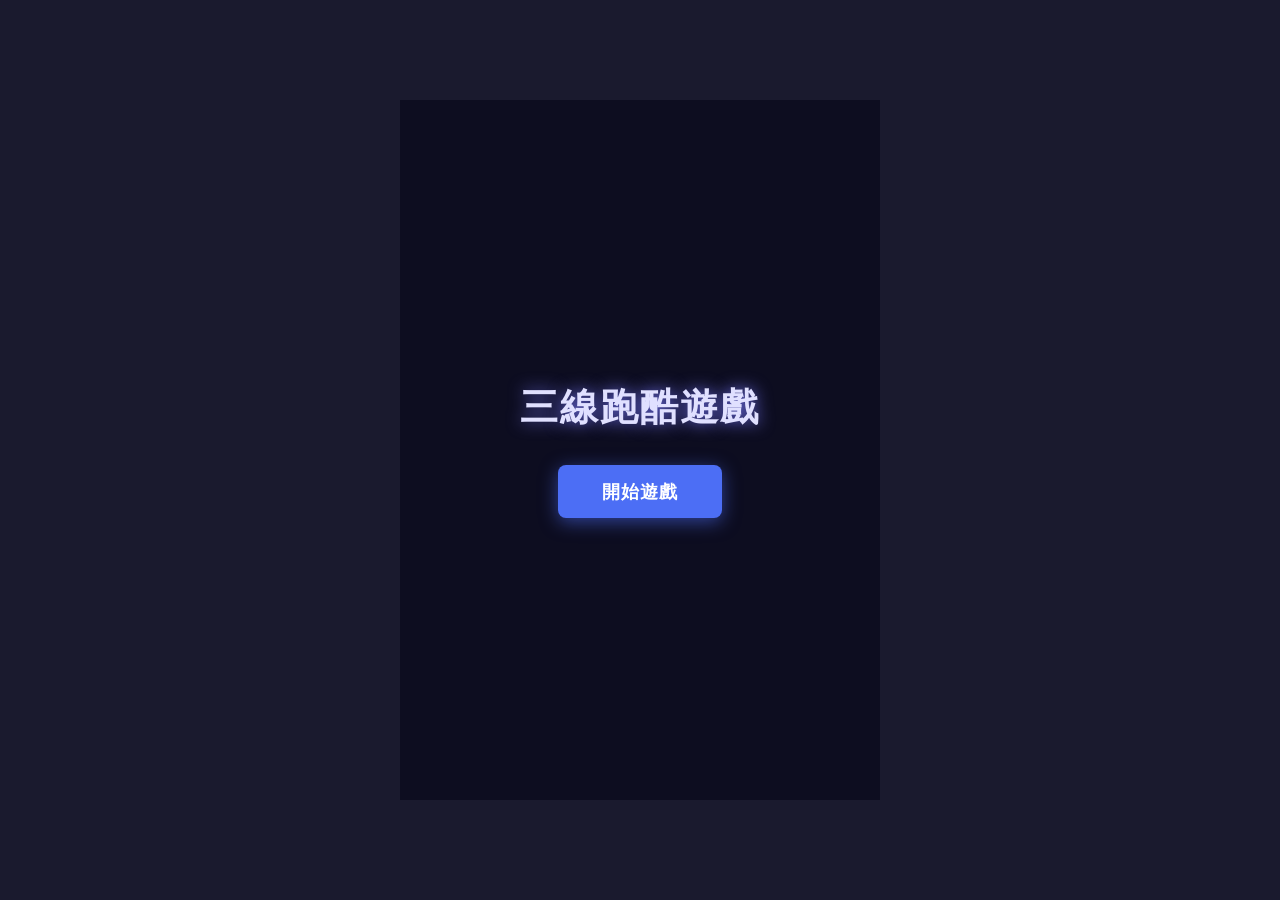
<file: docs/index.html>
﻿<!DOCTYPE html>
<html lang="zh-Hant">
<head>
  <meta charset="UTF-8" />
  <meta name="viewport" content="width=device-width, initial-scale=1.0" />
  <title>三線跑酷遊戲</title>
  <link rel="stylesheet" href="style.css" />
</head>
<body>

  <div class="game-container">

    <canvas id="gameCanvas" width="480" height="700"></canvas>

    <!-- 開始畫面 -->
    <div id="screen-start">
      <h1>三線跑酷遊戲</h1>
      <button id="btn-start">開始遊戲</button>
    </div>

    <!-- 遊戲進行中 HUD -->
    <div id="hud">
      <span id="score-label">分數：</span><span id="score-value">0</span>
    </div>

    <!-- 遊戲結束畫面 -->
    <div id="screen-gameover">
      <h2>遊戲結束</h2>
      <p id="final-score">最終分數：0</p>
      <button id="btn-restart">重新開始</button>
    </div>

  </div>

  <script src="game.js"></script>
</body>
</html>
</file>
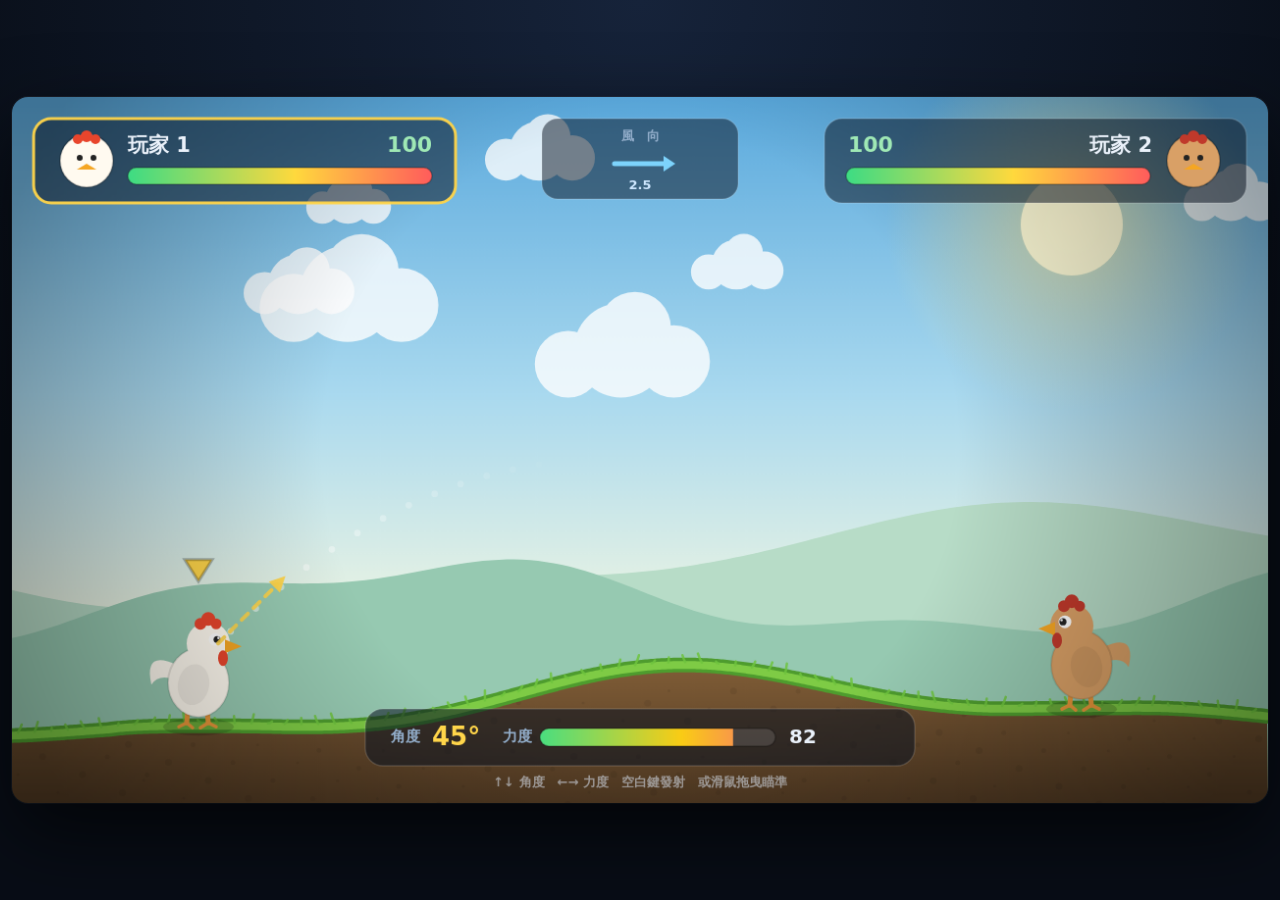
<file: egg-battle.html>
<!DOCTYPE html>
<html lang="zh-Hant">
<head>
<meta charset="utf-8" />
<meta name="viewport" content="width=device-width, initial-scale=1" />
<title>丟蛋大戰｜Egg Battle</title>
<style>
  * { box-sizing: border-box; }
  html, body {
    margin: 0; height: 100%; overflow: hidden;
    background: radial-gradient(circle at 50% 0%, #16233a 0%, #080d16 70%);
    font-family: "Microsoft JhengHei", "Noto Sans TC", system-ui, sans-serif;
    -webkit-user-select: none; user-select: none;
  }
  #wrap { position: fixed; inset: 0; display: grid; place-items: center; }
  canvas {
    display: block;
    width: min(100vw - 24px, calc((100vh - 24px) * 16 / 9), 1280px);
    height: auto;
    border-radius: 16px;
    box-shadow: 0 30px 80px rgba(0,0,0,.65), 0 0 0 1px rgba(255,255,255,.06);
    cursor: crosshair;
    touch-action: none;
  }
</style>
</head>
<body>
<div id="wrap"><canvas id="game"></canvas></div>
<script>
(() => {
  'use strict';

  /* ================= 基本設定 ================= */
  const W = 1280, H = 720;
  const GRAV = 0.42;        // 重力
  const K = 0.22;           // 力度 → 初速
  const WINDMAX = 0.06;     // 最大風力（每 frame 的加速度）

  const canvas = document.getElementById('game');
  const ctx = canvas.getContext('2d');
  const DPR = Math.min(2, window.devicePixelRatio || 1);
  canvas.width = W * DPR;
  canvas.height = H * DPR;
  ctx.setTransform(DPR, 0, 0, DPR, 0, 0);

  // 蛋液圖層（永久留下）
  const splatCv = document.createElement('canvas');
  splatCv.width = W * DPR;
  splatCv.height = H * DPR;
  const sctx = splatCv.getContext('2d');
  sctx.setTransform(DPR, 0, 0, DPR, 0, 0);

  /* ================= 狀態 ================= */
  let terrain = new Float32Array(W);
  let players = [];
  let turn = 0;
  let state = 'aim';        // aim | fly | boom | over
  let wind = 0;
  let egg = null;
  let particles = [];
  let floats = [];
  let shake = 0;
  let boomTimer = 0;
  let winner = null;
  let time = 0;
  let clouds = [];

  const clamp = (v, a, b) => v < a ? a : v > b ? b : v;
  const terrainAt = x => terrain[clamp(Math.round(x), 0, W - 1)];

  /* ================= 地形 ================= */
  function genTerrain() {
    const a = Math.random() * 6.283, b = Math.random() * 6.283, c = Math.random() * 6.283;
    const base = 600;
    for (let x = 0; x < W; x++) {
      terrain[x] = base
        + Math.sin(x / 210 + a) * 44
        + Math.sin(x / 83 + b) * 12
        + Math.sin(x / 410 + c) * 36;
    }
    flatten(190, 90);
    flatten(W - 190, 90);
  }

  function flatten(cx, w) {
    const y = terrain[clamp(cx, 0, W - 1)];
    for (let x = Math.max(0, cx - w); x < Math.min(W, cx + w); x++) {
      const t = 1 - Math.abs(x - cx) / w;
      const k = Math.pow(t, 0.7) * 0.9;
      terrain[x] = terrain[x] * (1 - k) + y * k;
    }
  }

  function terrainPath(c) {
    c.beginPath();
    c.moveTo(0, H);
    c.lineTo(0, terrain[0]);
    for (let x = 2; x < W; x += 2) c.lineTo(x, terrain[x]);
    c.lineTo(W - 1, terrain[W - 1]);
    c.lineTo(W, H);
    c.closePath();
  }

  /* ================= 玩家 ================= */
  function makePlayer(x, dir, body, comb, name) {
    return {
      x, dir, body, comb, name,
      y: terrainAt(x), vy: 0,
      hp: 100, angle: 45, power: 82
    };
  }

  function newWind() {
    let w = (Math.random() * 2 - 1) * WINDMAX;
    if (Math.abs(w) < 0.016) w = (w < 0 ? -1 : 1) * (0.016 + Math.random() * 0.022);
    return w;
  }

  function newRound() {
    genTerrain();
    sctx.clearRect(0, 0, W, H);
    players = [
      makePlayer(190, 1, '#fffaf0', '#e8452c', '玩家 1'),
      makePlayer(W - 190, -1, '#d9a066', '#c0392b', '玩家 2')
    ];
    turn = 0;
    state = 'aim';
    wind = newWind();
    egg = null;
    particles = [];
    floats = [];
    shake = 0;
    boomTimer = 0;
    winner = null;

    clouds = [];
    for (let i = 0; i < 7; i++) {
      clouds.push({
        x: Math.random() * W,
        y: 50 + Math.random() * 220,
        s: 0.6 + Math.random() * 0.9,
        sp: 0.05 + Math.random() * 0.12
      });
    }
  }

  /* ================= 動作 ================= */
  function fire() {
    if (state !== 'aim') return;
    const p = players[turn];
    const rad = p.angle * Math.PI / 180;
    const v = K * p.power;
    egg = {
      x: p.x + p.dir * 20,
      y: p.y - 84,
      vx: p.dir * Math.cos(rad) * v,
      vy: -Math.sin(rad) * v,
      rot: 0,
      trail: []
    };
    state = 'fly';
    sfx('throw');
  }

  function updateEgg(dt) {
    egg.vx += wind * dt;
    egg.vy += GRAV * dt;
    egg.x += egg.vx * dt;
    egg.y += egg.vy * dt;
    egg.rot += egg.vx * 0.035 * dt;

    egg.trail.push({ x: egg.x, y: egg.y });
    if (egg.trail.length > 16) egg.trail.shift();

    // 打到對手
    for (const p of players) {
      if (Math.hypot(egg.x - p.x, egg.y - (p.y - 54)) < 36) {
        explode(egg.x, egg.y, p);
        return;
      }
    }
    // 打到地面
    const g = terrainAt(egg.x);
    if (egg.y >= g) { explode(egg.x, g, null); return; }
    // 飛出場外
    if (egg.x < -150 || egg.x > W + 150 || egg.y > H + 400) endShot();
  }

  function endShot() {
    egg = null;
    state = 'boom';
    boomTimer = 22;
  }

  function explode(x, y, target) {
    egg = null;
    state = 'boom';
    boomTimer = 0;
    shake = 16;

    // 炸出凹洞
    const R = 62;
    for (let i = Math.max(0, Math.floor(x - R)); i < Math.min(W, Math.ceil(x + R)); i++) {
      const dx = i - x;
      const dy = Math.sqrt(Math.max(0, R * R - dx * dx));
      terrain[i] = Math.max(terrain[i], y + dy * 0.98);
    }

    // 傷害
    players.forEach(p => {
      const d = Math.hypot(p.x - x, (p.y - 50) - y);
      let dmg = 0;
      if (p === target) dmg = 40;
      else if (d < 118) dmg = 36 * (1 - d / 118) + 5;
      if (dmg > 0.5) {
        dmg = Math.round(dmg);
        p.hp = Math.max(0, p.hp - dmg);
        addFloat(p.x, p.y - 132, '-' + dmg, p === target ? '#ff4d4d' : '#ffa94d');
      }
    });

    // 蛋液
    drawSplat(x, y);

    // 噴濺粒子
    for (let i = 0; i < 46; i++) {
      const a = Math.random() * Math.PI * 2;
      const sp = 2 + Math.random() * 9;
      particles.push({
        x, y,
        vx: Math.cos(a) * sp,
        vy: Math.sin(a) * sp - 3,
        r: 2 + Math.random() * 5,
        life: 26 + Math.random() * 30,
        max: 56,
        c: Math.random() < 0.62 ? '#fffdf0' : (Math.random() < 0.6 ? '#ffc61a' : '#ff9f1a')
      });
    }
    sfx('splat');
  }

  function addFloat(x, y, text, color) {
    floats.push({ x, y, text, color, life: 72, max: 72 });
  }

  function drawSplat(x, y) {
    sctx.save();
    sctx.translate(x, y);
    // 蛋白
    sctx.fillStyle = 'rgba(255,253,238,0.9)';
    sctx.beginPath();
    const n = 12;
    for (let i = 0; i < n; i++) {
      const a = i / n * Math.PI * 2;
      const r = 24 + Math.random() * 26;
      const px = Math.cos(a) * r;
      const py = Math.sin(a) * r * 0.5;
      if (i === 0) sctx.moveTo(px, py); else sctx.lineTo(px, py);
    }
    sctx.closePath();
    sctx.fill();
    // 蛋黃
    sctx.fillStyle = 'rgba(255,190,40,0.95)';
    sctx.beginPath();
    sctx.ellipse(0, 0, 17, 11, 0, 0, Math.PI * 2);
    sctx.fill();
    sctx.fillStyle = 'rgba(255,222,96,0.95)';
    sctx.beginPath();
    sctx.ellipse(-4, -3, 9, 5.5, 0, 0, Math.PI * 2);
    sctx.fill();
    sctx.restore();
  }

  /* ================= 更新 ================= */
  function settlePlayer(p, dt) {
    const g = terrainAt(p.x);
    if (p.y < g - 0.5) {
      p.vy = Math.min(p.vy + GRAV * dt, 26);
      p.y += p.vy * dt;
      if (p.y > g) { p.y = g; p.vy = 0; }
    } else if (p.y > g) {
      p.y = g;
      p.vy = 0;
    }
  }

  function update(dt) {
    time += dt;
    for (const c of clouds) {
      c.x += c.sp * dt;
      if (c.x > W + 220) c.x = -220;
    }
    for (const p of players) settlePlayer(p, dt);

    if (state === 'fly') updateEgg(dt);

    if (state === 'boom') {
      boomTimer += dt;
      const falling = players.some(p => p.y < terrainAt(p.x) - 1.5);
      if ((boomTimer > 52 && !falling) || boomTimer > 220) endBoom();
    }

    // 粒子
    for (const p of particles) {
      p.vy += 0.5 * dt;
      p.x += p.vx * dt;
      p.y += p.vy * dt;
      p.life -= dt;
    }
    particles = particles.filter(p => p.life > 0);

    // 飄字
    for (const f of floats) {
      f.y -= 0.75 * dt;
      f.life -= dt;
    }
    floats = floats.filter(f => f.life > 0);

    if (shake > 0) shake = Math.max(0, shake - 0.9 * dt);
  }

  function endBoom() {
    const dead = players.map((p, i) => p.hp <= 0 ? i : -1).filter(i => i >= 0);
    if (dead.length >= 2) { winner = null; state = 'over'; return; }
    if (dead.length === 1) { winner = 1 - dead[0]; state = 'over'; sfx('win'); return; }
    turn = 1 - turn;
    wind = newWind();
    state = 'aim';
    boomTimer = 0;
  }

  /* ================= 繪製：背景 ================= */
  function drawSky() {
    const g = ctx.createLinearGradient(0, 0, 0, H);
    g.addColorStop(0, '#5aa9dd');
    g.addColorStop(0.42, '#a9d9ef');
    g.addColorStop(0.72, '#e8f3e4');
    g.addColorStop(1, '#fdf0cf');
    ctx.fillStyle = g;
    ctx.fillRect(0, 0, W, H);

    // 太陽
    const sx = 1080, sy = 130;
    const sg = ctx.createRadialGradient(sx, sy, 10, sx, sy, 190);
    sg.addColorStop(0, 'rgba(255,245,190,0.95)');
    sg.addColorStop(0.25, 'rgba(255,232,150,0.45)');
    sg.addColorStop(1, 'rgba(255,232,150,0)');
    ctx.fillStyle = sg;
    ctx.beginPath();
    ctx.arc(sx, sy, 190, 0, Math.PI * 2);
    ctx.fill();
    ctx.fillStyle = 'rgba(255,251,214,0.95)';
    ctx.beginPath();
    ctx.arc(sx, sy, 52, 0, Math.PI * 2);
    ctx.fill();
  }

  function drawClouds() {
    for (const c of clouds) {
      ctx.save();
      ctx.translate(c.x, c.y);
      ctx.scale(c.s, c.s);
      ctx.fillStyle = 'rgba(255,255,255,0.78)';
      ctx.beginPath();
      ctx.arc(0, 0, 34, 0, Math.PI * 2);
      ctx.arc(38, 8, 26, 0, Math.PI * 2);
      ctx.arc(-38, 10, 24, 0, Math.PI * 2);
      ctx.arc(10, -16, 26, 0, Math.PI * 2);
      ctx.fill();
      ctx.restore();
    }
  }

  function drawHills() {
    const layers = [
      { col: '#b7dcc7', base: 470, amp: 46, f: 0.0038, ph: 0.6 },
      { col: '#96c9b1', base: 512, amp: 34, f: 0.0061, ph: 2.1 }
    ];
    for (const L of layers) {
      ctx.beginPath();
      ctx.moveTo(0, H);
      for (let x = 0; x <= W; x += 8) {
        const y = L.base + Math.sin(x * L.f + L.ph) * L.amp + Math.sin(x * L.f * 2.7 + L.ph) * 12;
        ctx.lineTo(x, y);
      }
      ctx.lineTo(W, H);
      ctx.closePath();
      ctx.fillStyle = L.col;
      ctx.fill();
    }
  }

  /* ================= 繪製：地形 ================= */
  function drawTerrain() {
    ctx.save();
    terrainPath(ctx);
    const g = ctx.createLinearGradient(0, 520, 0, H);
    g.addColorStop(0, '#9a7448');
    g.addColorStop(0.35, '#7c5a35');
    g.addColorStop(1, '#4a3520');
    ctx.fillStyle = g;
    ctx.fill();

    // 土壤顆粒
    ctx.clip();
    ctx.fillStyle = 'rgba(0,0,0,0.07)';
    for (let i = 0; i < 160; i++) {
      const px = (i * 137.7) % W;
      const py = 600 + ((i * 91.3) % 140);
      ctx.beginPath();
      ctx.arc(px, py, 1.5 + (i % 3), 0, Math.PI * 2);
      ctx.fill();
    }
    ctx.restore();

    // 草皮
    ctx.save();
    ctx.beginPath();
    ctx.moveTo(0, terrain[0]);
    for (let x = 2; x < W; x += 2) ctx.lineTo(x, terrain[x]);
    ctx.lineJoin = 'round';
    ctx.lineCap = 'round';
    ctx.lineWidth = 15;
    ctx.strokeStyle = '#4e9c2e';
    ctx.stroke();
    ctx.lineWidth = 8;
    ctx.strokeStyle = '#7ecb45';
    ctx.stroke();
    ctx.restore();

    // 草叢
    ctx.save();
    ctx.strokeStyle = 'rgba(110,196,62,0.85)';
    ctx.lineWidth = 2.5;
    ctx.lineCap = 'round';
    for (let x = 6; x < W; x += 17) {
      const y = terrainAt(x);
      const h = 5 + ((x * 7) % 9);
      const sway = Math.sin(time * 0.03 + x * 0.05) * 2.5;
      ctx.beginPath();
      ctx.moveTo(x, y - 3);
      ctx.quadraticCurveTo(x + sway, y - h * 0.6, x + sway * 1.6, y - h);
      ctx.stroke();
    }
    ctx.restore();
  }

  function drawSplatLayer() {
    ctx.save();
    terrainPath(ctx);
    ctx.clip();
    ctx.drawImage(splatCv, 0, 0, W, H);
    ctx.restore();
  }

  /* ================= 繪製：雞 ================= */
  function drawChicken(p) {
    const dir = p.dir, x = p.x, y = p.y;

    ctx.save();

    // 影子
    ctx.fillStyle = 'rgba(0,0,0,0.16)';
    ctx.beginPath();
    ctx.ellipse(x, y + 1, 36, 9, 0, 0, Math.PI * 2);
    ctx.fill();

    // 腿
    ctx.strokeStyle = '#e8963a';
    ctx.lineWidth = 5;
    ctx.lineCap = 'round';
    ctx.beginPath();
    ctx.moveTo(x - 10, y - 26); ctx.lineTo(x - 12, y - 3);
    ctx.moveTo(x + 8, y - 26); ctx.lineTo(x + 10, y - 3);
    ctx.stroke();
    ctx.lineWidth = 3.5;
    ctx.beginPath();
    ctx.moveTo(x - 12, y - 3); ctx.lineTo(x - 20, y + 1);
    ctx.moveTo(x - 12, y - 3); ctx.lineTo(x - 6, y + 2);
    ctx.moveTo(x + 10, y - 3); ctx.lineTo(x + 2, y + 2);
    ctx.moveTo(x + 10, y - 3); ctx.lineTo(x + 18, y + 1);
    ctx.stroke();

    // 尾巴
    ctx.fillStyle = p.body;
    ctx.beginPath();
    ctx.moveTo(x - dir * 22, y - 62);
    ctx.quadraticCurveTo(x - dir * 56, y - 78, x - dir * 48, y - 42);
    ctx.quadraticCurveTo(x - dir * 40, y - 54, x - dir * 22, y - 46);
    ctx.closePath();
    ctx.fill();

    // 身體
    ctx.fillStyle = p.body;
    ctx.strokeStyle = 'rgba(0,0,0,0.10)';
    ctx.lineWidth = 2;
    ctx.beginPath();
    ctx.ellipse(x, y - 44, 31, 35, 0, 0, Math.PI * 2);
    ctx.fill();
    ctx.stroke();

    // 翅膀
    ctx.fillStyle = 'rgba(0,0,0,0.055)';
    ctx.beginPath();
    ctx.ellipse(x - dir * 5, y - 42, 16, 21, dir * 0.18, 0, Math.PI * 2);
    ctx.fill();

    // 頭
    const hx = x + dir * 10, hy = y - 84;
    ctx.fillStyle = p.body;
    ctx.beginPath();
    ctx.arc(hx, hy, 22, 0, Math.PI * 2);
    ctx.fill();

    // 雞冠
    ctx.fillStyle = p.comb;
    ctx.beginPath();
    ctx.arc(hx - 8, hy - 20, 6, 0, Math.PI * 2);
    ctx.arc(hx, hy - 25, 7, 0, Math.PI * 2);
    ctx.arc(hx + 8, hy - 20, 5.5, 0, Math.PI * 2);
    ctx.fill();

    // 喙
    ctx.fillStyle = '#f5a623';
    ctx.beginPath();
    ctx.moveTo(hx + dir * 17, hy - 4);
    ctx.lineTo(hx + dir * 34, hy + 3);
    ctx.lineTo(hx + dir * 17, hy + 10);
    ctx.closePath();
    ctx.fill();

    // 肉垂
    ctx.fillStyle = p.comb;
    ctx.beginPath();
    ctx.ellipse(hx + dir * 15, hy + 15, 5, 8, 0, 0, Math.PI * 2);
    ctx.fill();

    // 眼睛
    ctx.fillStyle = '#ffffff';
    ctx.beginPath();
    ctx.arc(hx + dir * 7, hy - 4, 6.5, 0, Math.PI * 2);
    ctx.fill();
    ctx.fillStyle = '#232323';
    ctx.beginPath();
    ctx.arc(hx + dir * 9, hy - 4, 3.6, 0, Math.PI * 2);
    ctx.fill();
    ctx.fillStyle = 'rgba(255,255,255,0.95)';
    ctx.beginPath();
    ctx.arc(hx + dir * 10.4, hy - 5.6, 1.3, 0, Math.PI * 2);
    ctx.fill();

    // 受傷臉紅
    if (p.hp < 40) {
      ctx.fillStyle = 'rgba(230,80,80,0.35)';
      ctx.beginPath();
      ctx.ellipse(hx + dir * 12, hy + 6, 7, 4, 0, 0, Math.PI * 2);
      ctx.fill();
    }

    ctx.restore();
  }

  /* ================= 繪製：蛋 / 瞄準 / 粒子 ================= */
  function drawEgg() {
    if (!egg) return;

    // 軌跡
    for (let i = 0; i < egg.trail.length; i++) {
      const t = egg.trail[i];
      const a = (i / egg.trail.length) * 0.35;
      ctx.fillStyle = `rgba(255,255,255,${a})`;
      ctx.beginPath();
      ctx.arc(t.x, t.y, 2 + i * 0.16, 0, Math.PI * 2);
      ctx.fill();
    }

    ctx.save();
    ctx.translate(egg.x, egg.y);
    ctx.rotate(egg.rot);
    ctx.fillStyle = 'rgba(0,0,0,0.12)';
    ctx.beginPath();
    ctx.ellipse(2, 3, 11, 15, 0, 0, Math.PI * 2);
    ctx.fill();
    ctx.fillStyle = '#fffdf5';
    ctx.strokeStyle = 'rgba(0,0,0,0.16)';
    ctx.lineWidth = 1.6;
    ctx.beginPath();
    ctx.ellipse(0, 0, 10.5, 14.5, 0, 0, Math.PI * 2);
    ctx.fill();
    ctx.stroke();
    ctx.fillStyle = 'rgba(255,255,255,0.9)';
    ctx.beginPath();
    ctx.ellipse(-3.5, -5, 3, 4.5, -0.4, 0, Math.PI * 2);
    ctx.fill();
    ctx.restore();
  }

  function drawAim() {
    if (state !== 'aim') return;
    const p = players[turn];
    const rad = p.angle * Math.PI / 180;
    const v = K * p.power;

    let vx = p.dir * Math.cos(rad) * v;
    let vy = -Math.sin(rad) * v;
    let x = p.x + p.dir * 20;
    let y = p.y - 84;

    // 預覽弧線（只顯示前段，保留手感）
    for (let i = 0; i < 26; i++) {
      vx += wind;
      vy += GRAV;
      x += vx;
      y += vy;
      if (i % 2) continue;
      const a = 0.55 * (1 - i / 26);
      ctx.fillStyle = `rgba(255,255,255,${a})`;
      ctx.beginPath();
      ctx.arc(x, y, 3.4, 0, Math.PI * 2);
      ctx.fill();
    }

    // 瞄準箭頭
    const ax = p.x + p.dir * 20;
    const ay = p.y - 84;
    const len = 40 + p.power * 0.55;
    ctx.save();
    ctx.translate(ax, ay);
    ctx.rotate(-p.dir * rad);
    ctx.strokeStyle = 'rgba(255,213,74,0.9)';
    ctx.lineWidth = 4;
    ctx.lineCap = 'round';
    ctx.setLineDash([9, 8]);
    ctx.beginPath();
    ctx.moveTo(0, 0);
    ctx.lineTo(len, 0);
    ctx.stroke();
    ctx.setLineDash([]);
    ctx.fillStyle = 'rgba(255,213,74,0.95)';
    ctx.beginPath();
    ctx.moveTo(len + 12, 0);
    ctx.lineTo(len - 4, -8);
    ctx.lineTo(len - 4, 8);
    ctx.closePath();
    ctx.fill();
    ctx.restore();
  }

  function drawParticles() {
    for (const p of particles) {
      const a = clamp(p.life / p.max, 0, 1);
      ctx.globalAlpha = a;
      ctx.fillStyle = p.c;
      ctx.beginPath();
      ctx.arc(p.x, p.y, p.r * (0.5 + a * 0.5), 0, Math.PI * 2);
      ctx.fill();
    }
    ctx.globalAlpha = 1;
  }

  function drawFloats() {
    ctx.textAlign = 'center';
    ctx.textBaseline = 'middle';
    for (const f of floats) {
      const a = clamp(f.life / 26, 0, 1);
      ctx.globalAlpha = a;
      ctx.font = '800 30px "Microsoft JhengHei","Noto Sans TC",system-ui,sans-serif';
      ctx.lineWidth = 5;
      ctx.strokeStyle = 'rgba(0,0,0,0.55)';
      ctx.strokeText(f.text, f.x, f.y);
      ctx.fillStyle = f.color;
      ctx.fillText(f.text, f.x, f.y);
    }
    ctx.globalAlpha = 1;
  }

  /* ================= HUD ================= */
  function rr(c, x, y, w, h, r) {
    c.beginPath();
    c.moveTo(x + r, y);
    c.arcTo(x + w, y, x + w, y + h, r);
    c.arcTo(x + w, y + h, x, y + h, r);
    c.arcTo(x, y + h, x, y, r);
    c.arcTo(x, y, x + w, y, r);
    c.closePath();
  }

  function drawHealthPanel(p, side) {
    const w = 430, h = 86, pad = 22;
    const x = side === 0 ? pad : W - pad - w;
    const y = pad;
    const active = (players[turn] === p && state !== 'over');

    ctx.fillStyle = 'rgba(8,18,32,0.52)';
    rr(ctx, x, y, w, h, 18);
    ctx.fill();
    ctx.lineWidth = active ? 3 : 1.5;
    ctx.strokeStyle = active ? 'rgba(255,213,74,0.95)' : 'rgba(255,255,255,0.14)';
    ctx.stroke();

    const avX = side === 0 ? x + 54 : x + w - 54;
    const avY = y + h / 2;

    ctx.fillStyle = p.body;
    ctx.beginPath();
    ctx.arc(avX, avY, 27, 0, Math.PI * 2);
    ctx.fill();
    ctx.strokeStyle = 'rgba(0,0,0,0.22)';
    ctx.lineWidth = 2;
    ctx.stroke();

    ctx.fillStyle = p.comb;
    ctx.beginPath();
    ctx.arc(avX - 9, avY - 22, 5, 0, Math.PI * 2);
    ctx.arc(avX, avY - 25, 6, 0, Math.PI * 2);
    ctx.arc(avX + 9, avY - 22, 5, 0, Math.PI * 2);
    ctx.fill();

    ctx.fillStyle = '#232323';
    ctx.beginPath();
    ctx.arc(avX - 7, avY - 3, 3, 0, Math.PI * 2);
    ctx.arc(avX + 7, avY - 3, 3, 0, Math.PI * 2);
    ctx.fill();

    ctx.fillStyle = '#f5a623';
    ctx.beginPath();
    ctx.moveTo(avX, avY + 3);
    ctx.lineTo(avX + 10, avY + 9);
    ctx.lineTo(avX - 10, avY + 9);
    ctx.closePath();
    ctx.fill();

    const textX = side === 0 ? x + 96 : x + w - 96;
    ctx.textBaseline = 'alphabetic';
    ctx.textAlign = side === 0 ? 'left' : 'right';
    ctx.fillStyle = '#eaf1fa';
    ctx.font = '700 21px "Microsoft JhengHei","Noto Sans TC",system-ui,sans-serif';
    ctx.fillText(p.name, textX, y + 34);

    ctx.textAlign = side === 0 ? 'right' : 'left';
    ctx.fillStyle = p.hp > 40 ? '#9fe8b5' : '#ff8a8a';
    ctx.font = '800 22px "Microsoft JhengHei","Noto Sans TC",system-ui,sans-serif';
    ctx.fillText(Math.ceil(p.hp), side === 0 ? x + w - 24 : x + 24, y + 34);

    const bw = 310, bh = 17;
    const bx = side === 0 ? textX : x + 22;
    const by = y + 50;

    ctx.fillStyle = 'rgba(255,255,255,0.12)';
    rr(ctx, bx, by, bw, bh, 8.5);
    ctx.fill();

    const frac = clamp(p.hp / 100, 0, 1);
    if (frac > 0) {
      const g = ctx.createLinearGradient(bx, 0, bx + bw, 0);
      g.addColorStop(0, '#3ddc84');
      g.addColorStop(0.55, '#ffd93d');
      g.addColorStop(1, '#ff5c5c');
      ctx.save();
      rr(ctx, bx, by, bw, bh, 8.5);
      ctx.clip();
      ctx.fillStyle = g;
      ctx.fillRect(bx, by, bw * frac, bh);
      ctx.restore();
    }
    ctx.strokeStyle = 'rgba(0,0,0,0.25)';
    ctx.lineWidth = 1.5;
    rr(ctx, bx, by, bw, bh, 8.5);
    ctx.stroke();
  }

  function drawWindPanel() {
    const w = 200, h = 82;
    const x = (W - w) / 2, y = 22;
    ctx.fillStyle = 'rgba(8,18,32,0.5)';
    rr(ctx, x, y, w, h, 16);
    ctx.fill();
    ctx.strokeStyle = 'rgba(255,255,255,0.14)';
    ctx.lineWidth = 1.5;
    ctx.stroke();

    ctx.textAlign = 'center';
    ctx.textBaseline = 'alphabetic';
    ctx.fillStyle = '#93aecb';
    ctx.font = '600 13px "Microsoft JhengHei","Noto Sans TC",system-ui,sans-serif';
    ctx.fillText('風　向', W / 2, y + 22);

    const lvl = Math.abs(wind) / WINDMAX;
    const dir = wind >= 0 ? 1 : -1;
    const len = 26 + lvl * 62;
    const cy = y + 46;

    ctx.strokeStyle = '#7dd3fc';
    ctx.lineWidth = 5;
    ctx.lineCap = 'round';
    ctx.beginPath();
    ctx.moveTo(W / 2 - dir * len / 2, cy);
    ctx.lineTo(W / 2 + dir * len / 2, cy);
    ctx.stroke();

    ctx.fillStyle = '#7dd3fc';
    ctx.beginPath();
    ctx.moveTo(W / 2 + dir * (len / 2 + 10), cy);
    ctx.lineTo(W / 2 + dir * (len / 2 - 2), cy - 8);
    ctx.lineTo(W / 2 + dir * (len / 2 - 2), cy + 8);
    ctx.closePath();
    ctx.fill();

    ctx.fillStyle = '#cfe8ff';
    ctx.font = '700 13px "Microsoft JhengHei","Noto Sans TC",system-ui,sans-serif';
    ctx.fillText((Math.abs(wind) * 100).toFixed(1), W / 2, y + 72);
  }

  function drawControlPanel() {
    const p = players[turn];
    const w = 560, h = 58;
    const x = (W - w) / 2;
    const y = H - 96;

    ctx.fillStyle = 'rgba(8,18,32,0.55)';
    rr(ctx, x, y, w, h, 18);
    ctx.fill();
    ctx.strokeStyle = 'rgba(255,255,255,0.14)';
    ctx.lineWidth = 1.5;
    ctx.stroke();

    ctx.textBaseline = 'middle';

    // 角度
    ctx.textAlign = 'left';
    ctx.fillStyle = '#93aecb';
    ctx.font = '600 15px "Microsoft JhengHei","Noto Sans TC",system-ui,sans-serif';
    ctx.fillText('角度', x + 26, y + h / 2);
    ctx.fillStyle = '#ffd54a';
    ctx.font = '800 26px "Microsoft JhengHei","Noto Sans TC",system-ui,sans-serif';
    ctx.fillText(String(p.angle) + '°', x + 68, y + h / 2 + 1);

    // 力度
    const bx = x + 178, by = y + h / 2 - 9, bw = 240, bh = 18;
    ctx.fillStyle = '#93aecb';
    ctx.font = '600 15px "Microsoft JhengHei","Noto Sans TC",system-ui,sans-serif';
    ctx.fillText('力度', x + 140, y + h / 2);
    ctx.fillStyle = 'rgba(255,255,255,0.12)';
    rr(ctx, bx, by, bw, bh, 9);
    ctx.fill();

    const frac = p.power / 100;
    const g = ctx.createLinearGradient(bx, 0, bx + bw, 0);
    g.addColorStop(0, '#4ade80');
    g.addColorStop(0.6, '#facc15');
    g.addColorStop(1, '#f87171');
    ctx.save();
    rr(ctx, bx, by, bw, bh, 9);
    ctx.clip();
    ctx.fillStyle = g;
    ctx.fillRect(bx, by, bw * frac, bh);
    ctx.restore();
    ctx.strokeStyle = 'rgba(0,0,0,0.25)';
    ctx.lineWidth = 1.5;
    rr(ctx, bx, by, bw, bh, 9);
    ctx.stroke();

    ctx.fillStyle = '#eaf1fa';
    ctx.font = '800 20px "Microsoft JhengHei","Noto Sans TC",system-ui,sans-serif';
    ctx.fillText(String(Math.round(p.power)), bx + bw + 14, y + h / 2 + 1);

    // 提示
    ctx.textAlign = 'center';
    ctx.fillStyle = 'rgba(220,232,245,0.55)';
    ctx.font = '600 13px "Microsoft JhengHei","Noto Sans TC",system-ui,sans-serif';
    ctx.fillText('↑↓ 角度　←→ 力度　空白鍵發射　或滑鼠拖曳瞄準', W / 2, H - 20);
  }

  function drawTurnArrow() {
    if (state !== 'aim') return;
    const p = players[turn];
    const bob = Math.sin(time * 0.09) * 6;
    ctx.save();
    ctx.fillStyle = '#ffd54a';
    ctx.strokeStyle = 'rgba(0,0,0,0.25)';
    ctx.lineWidth = 3;
    ctx.beginPath();
    ctx.moveTo(p.x, p.y - 148 + bob);
    ctx.lineTo(p.x - 14, p.y - 170 + bob);
    ctx.lineTo(p.x + 14, p.y - 170 + bob);
    ctx.closePath();
    ctx.fill();
    ctx.stroke();
    ctx.restore();
  }

  function drawOverlay() {
    if (state !== 'over') return;
    ctx.fillStyle = 'rgba(4,10,20,0.74)';
    ctx.fillRect(0, 0, W, H);

    ctx.textAlign = 'center';
    ctx.textBaseline = 'alphabetic';

    // 蛋
    const bob = Math.sin(time * 0.06) * 8;
    ctx.save();
    ctx.translate(W / 2, H / 2 - 170 + bob);
    ctx.rotate(Math.sin(time * 0.04) * 0.15);
    ctx.fillStyle = '#fffdf5';
    ctx.strokeStyle = 'rgba(255,255,255,0.4)';
    ctx.lineWidth = 3;
    ctx.beginPath();
    ctx.ellipse(0, 0, 34, 46, 0, 0, Math.PI * 2);
    ctx.fill();
    ctx.stroke();
    ctx.restore();

    ctx.fillStyle = '#ffd54a';
    ctx.font = '800 62px "Microsoft JhengHei","Noto Sans TC",system-ui,sans-serif';
    const title = winner === null ? '平手！' : players[winner].name + ' 獲勝！';
    ctx.fillText(title, W / 2, H / 2 - 40);

    ctx.fillStyle = '#dbe7f5';
    ctx.font = '600 24px "Microsoft JhengHei","Noto Sans TC",system-ui,sans-serif';
    ctx.fillText('點擊畫面或按 R 再來一局', W / 2, H / 2 + 30);

    ctx.fillStyle = 'rgba(200,215,235,0.6)';
    ctx.font = '600 18px "Microsoft JhengHei","Noto Sans TC",system-ui,sans-serif';
    ctx.fillText('玩家 1：' + Math.ceil(players[0].hp) + ' HP　　' +
                 '玩家 2：' + Math.ceil(players[1].hp) + ' HP', W / 2, H / 2 + 84);
  }

  /* ================= 音效 ================= */
  let actx = null;
  function sfx(type) {
    try {
      if (!actx) actx = new (window.AudioContext || window.webkitAudioContext)();
      if (actx.state === 'suspended') actx.resume();
      const t = actx.currentTime;
      const o = actx.createOscillator();
      const g = actx.createGain();
      o.connect(g);
      g.connect(actx.destination);

      if (type === 'throw') {
        o.type = 'triangle';
        o.frequency.setValueAtTime(420, t);
        o.frequency.exponentialRampToValueAtTime(180, t + 0.12);
        g.gain.setValueAtTime(0.10, t);
        g.gain.exponentialRampToValueAtTime(0.001, t + 0.14);
        o.start(t); o.stop(t + 0.15);
      } else if (type === 'splat') {
        o.type = 'sawtooth';
        o.frequency.setValueAtTime(200, t);
        o.frequency.exponentialRampToValueAtTime(55, t + 0.22);
        g.gain.setValueAtTime(0.16, t);
        g.gain.exponentialRampToValueAtTime(0.001, t + 0.25);
        o.start(t); o.stop(t + 0.26);
      } else if (type === 'win') {
        o.type = 'sine';
        o.frequency.setValueAtTime(523, t);
        o.frequency.setValueAtTime(659, t + 0.13);
        o.frequency.setValueAtTime(784, t + 0.26);
        o.frequency.setValueAtTime(1047, t + 0.39);
        g.gain.setValueAtTime(0.12, t);
        g.gain.exponentialRampToValueAtTime(0.001, t + 0.62);
        o.start(t); o.stop(t + 0.63);
      }
    } catch (e) { /* 忽略音效錯誤 */ }
  }

  /* ================= 主繪製 ================= */
  function render() {
    ctx.clearRect(0, 0, W, H);

    ctx.save();
    if (shake > 0.2) {
      ctx.translate((Math.random() - 0.5) * shake, (Math.random() - 0.5) * shake);
    }

    drawSky();
    drawClouds();
    drawHills();
    drawTerrain();
    drawSplatLayer();

    for (const p of players) drawChicken(p);
    drawEgg();
    drawAim();
    drawParticles();
    drawFloats();
    drawTurnArrow();

    ctx.restore();

    // 暗角
    const vg = ctx.createRadialGradient(W / 2, H / 2, H * 0.45, W / 2, H / 2, H * 0.95);
    vg.addColorStop(0, 'rgba(0,0,0,0)');
    vg.addColorStop(1, 'rgba(0,0,0,0.32)');
    ctx.fillStyle = vg;
    ctx.fillRect(0, 0, W, H);

    drawHealthPanel(players[0], 0);
    drawHealthPanel(players[1], 1);
    drawWindPanel();
    if (state !== 'over') drawControlPanel();
    drawOverlay();
  }

  /* ================= 主迴圈 ================= */
  let last = performance.now();
  function loop(now) {
    const dt = clamp((now - last) / 16.6667, 0, 2.6);
    last = now;
    update(dt);
    render();
    requestAnimationFrame(loop);
  }

  /* ================= 輸入 ================= */
  window.addEventListener('keydown', e => {
    const keys = ['ArrowUp', 'ArrowDown', 'ArrowLeft', 'ArrowRight', 'Space'];
    if (keys.includes(e.code)) e.preventDefault();

    if (state === 'over') {
      if (e.code === 'KeyR' || e.code === 'Space' || e.code === 'Enter') newRound();
      return;
    }
    if (state !== 'aim') return;

    const p = players[turn];
    switch (e.code) {
      case 'ArrowUp': case 'KeyW':
        p.angle = clamp(p.angle + 1, 0, 89); break;
      case 'ArrowDown': case 'KeyS':
        p.angle = clamp(p.angle - 1, 0, 89); break;
      case 'ArrowRight': case 'KeyD':
        p.power = clamp(p.power + 1, 5, 100); break;
      case 'ArrowLeft': case 'KeyA':
        p.power = clamp(p.power - 1, 5, 100); break;
      case 'Space': case 'Enter':
        fire(); break;
    }
  }, { passive: false });

  function pointerPos(e) {
    const r = canvas.getBoundingClientRect();
    return {
      x: (e.clientX - r.left) / r.width * W,
      y: (e.clientY - r.top) / r.height * H
    };
  }

  let dragging = false;
  let dragStart = null;
  let dragDist = 0;

  canvas.addEventListener('pointerdown', e => {
    if (state === 'over') { newRound(); return; }
    if (state !== 'aim') return;
    dragging = true;
    dragStart = pointerPos(e);
    dragDist = 0;
    updateAimFromPointer(e);
    canvas.setPointerCapture(e.pointerId);
  });

  canvas.addEventListener('pointermove', e => {
    if (!dragging) return;
    const m = pointerPos(e);
    dragDist = Math.hypot(m.x - dragStart.x, m.y - dragStart.y);
    updateAimFromPointer(e);
  });

  canvas.addEventListener('pointerup', e => {
    if (!dragging) return;
    dragging = false;
    if (dragDist > 26) fire();
  });

  canvas.addEventListener('pointercancel', () => { dragging = false; });

  function updateAimFromPointer(e) {
    const p = players[turn];
    const m = pointerPos(e);
    const mx = p.x, my = p.y - 84;
    const dx = (m.x - mx) * p.dir;
    const dy = -(m.y - my);
    let ang = Math.atan2(dy, dx) * 180 / Math.PI;
    p.angle = clamp(ang, 0, 89);
    const dist = Math.hypot(m.x - mx, m.y - my);
    p.power = clamp(dist / 4.2, 10, 100);
  }

  /* ================= 啟動 ================= */
  newRound();
  requestAnimationFrame(loop);
})();
</script>
</body>
</html>
</file>
<file: docs/style.css>
﻿/* ===== 全域重置與頁面基礎 ===== */
*, *::before, *::after {
  box-sizing: border-box;
  margin: 0;
  padding: 0;
}

body {
  background-color: #1a1a2e;
  display: flex;
  justify-content: center;
  align-items: flex-start;
  min-height: 100vh;
  padding: 20px 0;
  font-family: 'Segoe UI', 'Microsoft JhengHei', Arial, sans-serif;
}

/* ===== 遊戲容器 ===== */
.game-container {
  position: relative;
  width: 480px;
  height: 700px;
  margin: auto;
}

/* ===== Canvas ===== */
canvas {
  display: block;
}

/* ===== 共用：所有疊層 ===== */
#screen-start,
#hud,
#screen-gameover {
  position: absolute;
  top: 0;
  left: 0;
  width: 100%;
  height: 100%;
  z-index: 10;
}

/* ===== 開始畫面（預設顯示） ===== */
#screen-start {
  display: flex;
  flex-direction: column;
  justify-content: center;
  align-items: center;
  gap: 32px;
  background: rgba(10, 10, 30, 0.82);
}

#screen-start h1 {
  font-size: 2.4rem;
  font-weight: 700;
  color: #e0e0ff;
  text-shadow: 0 0 16px rgba(120, 120, 255, 0.8);
  letter-spacing: 0.05em;
  text-align: center;
}

/* ===== HUD（遊戲進行中，預設隱藏） ===== */
#hud {
  display: none;
  flex-direction: row;
  justify-content: flex-start;
  align-items: flex-start;
  padding: 14px 18px;
  background: transparent;
  pointer-events: none;
}

#score-label,
#score-value {
  font-size: 1.25rem;
  font-weight: 600;
  color: #ffd700;
  text-shadow: 0 1px 4px rgba(0, 0, 0, 0.8);
}

/* ===== 遊戲結束畫面（預設隱藏） ===== */
#screen-gameover {
  display: none;
  flex-direction: column;
  justify-content: center;
  align-items: center;
  gap: 24px;
  background: rgba(10, 10, 30, 0.88);
}

#screen-gameover h2 {
  font-size: 2.2rem;
  font-weight: 700;
  color: #ff6b6b;
  text-shadow: 0 0 14px rgba(255, 80, 80, 0.7);
  letter-spacing: 0.04em;
}

#final-score {
  font-size: 1.4rem;
  color: #ffd700;
  font-weight: 600;
}

/* ===== 按鈕共用樣式 ===== */
#btn-start,
#btn-restart {
  padding: 14px 44px;
  font-size: 1.15rem;
  font-weight: 700;
  font-family: inherit;
  border: none;
  border-radius: 8px;
  cursor: pointer;
  letter-spacing: 0.06em;
  transition: background-color 0.15s ease, transform 0.1s ease, box-shadow 0.15s ease;
}

#btn-start {
  background-color: #4c6ef5;
  color: #ffffff;
  box-shadow: 0 4px 18px rgba(76, 110, 245, 0.55);
}

#btn-start:hover {
  background-color: #3b5bdb;
  box-shadow: 0 6px 22px rgba(76, 110, 245, 0.75);
  transform: translateY(-2px);
}

#btn-start:active {
  transform: translateY(0);
  box-shadow: 0 2px 10px rgba(76, 110, 245, 0.4);
}

#btn-restart {
  background-color: #f03e3e;
  color: #ffffff;
  box-shadow: 0 4px 18px rgba(240, 62, 62, 0.5);
}

#btn-restart:hover {
  background-color: #c92a2a;
  box-shadow: 0 6px 22px rgba(240, 62, 62, 0.7);
  transform: translateY(-2px);
}

#btn-restart:active {
  transform: translateY(0);
  box-shadow: 0 2px 10px rgba(240, 62, 62, 0.35);
}
</file>
